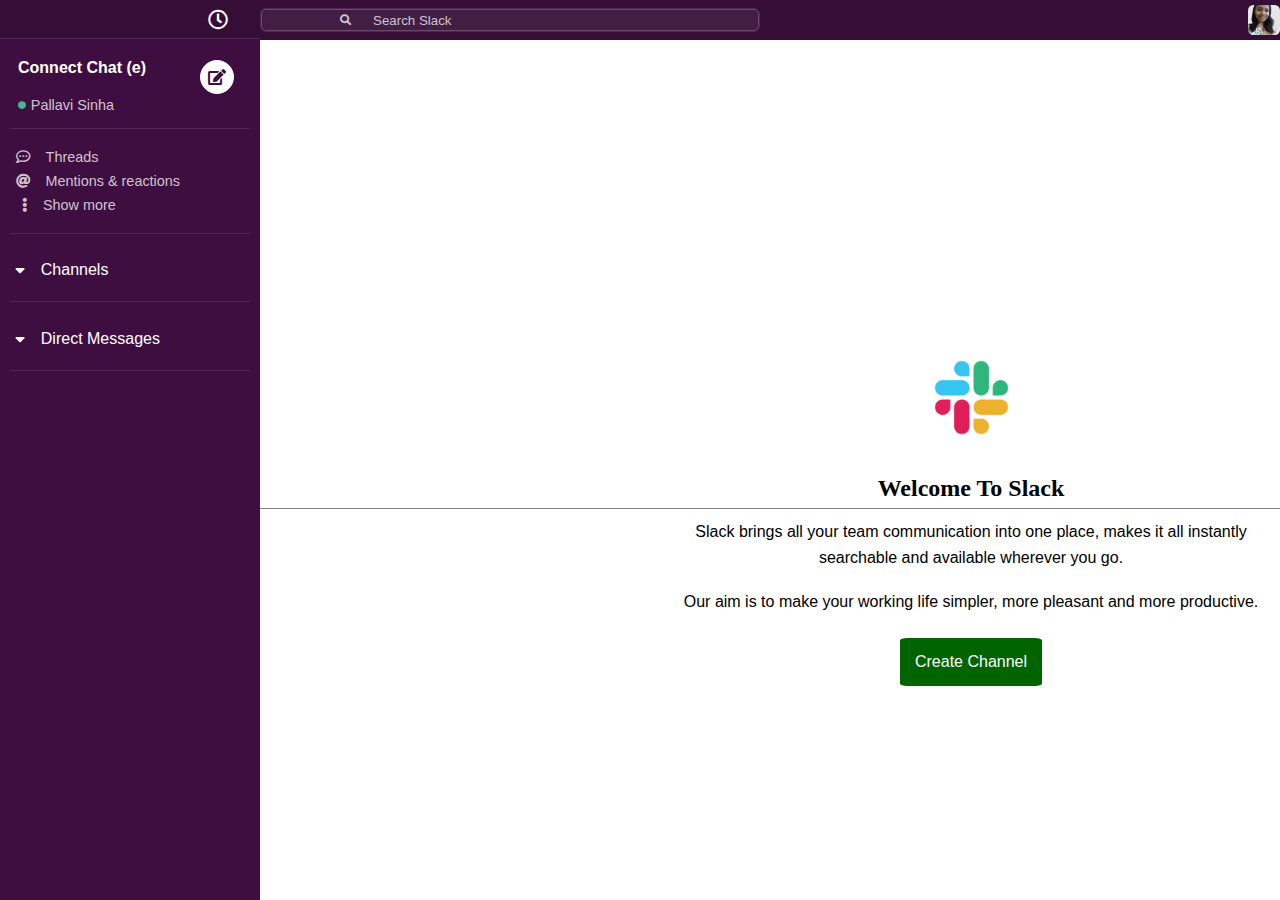
<file: index.html>
<!DOCTYPE html>
<html lang="en">
  <head>
    <meta charset="UTF-8" />
    <meta name="viewport" content="width=device-width, initial-scale=1.0" />
    <meta http-equiv="X-UA-Compatible" content="IE=edge" />
    <title>Slack Redesign</title>
    <link rel="stylesheet" href="css/all.css" />
    <link rel="stylesheet" href="style.css" />
  </head>

  <body>
    <div class="container">
      <header class="header">
        <nav class="nav">

          <div class="icons">
            <a href="#"><i class="far fa-clock"></i></a>
          </div>

          <form action="." class="search-bar">
            <i class="fas fa-search"></i>
            <input
              type="search"
              name="search"
              id="search"
              placeholder="Search Slack"
              class="search-bar-input"
            />
          </form>

          <div class="move-left">
            <a href="#"><i class="far fa-question-circle"></i></a>
          </div>

          
          <div class="feed">
              <a href="#"><img src="images/35822 - Pallavi Sinha.jpg" alt="User 2" /></a>
          </div>
        
        </nav>
      </header>
      <main class="main">
        <section class="sidebar">
          <article class="sidebar-1">
            <section class="sidebar-user">
              <div class="sidebar-user-info">
                <h4>Connect Chat (e)</h4>
              </div>
              <p class="sidebar-user-info-additional">
                <i class="fas fa-circle"></i>Pallavi Sinha
              </p>
              <span class="user-edit-icon"><i class="fas fa-edit"></i></span>
            </section>
            <section class="unread">
              <ul>
                <li>
                  <a href="#"><i class="far fa-comment-dots"></i>Threads</a>
                </li>
                <li>
                  <a href="#"><i class="fas fa-at"></i>Mentions & reactions</a>
                </li>
                <li class = "showMore">
                  <a href="#"><i class="fas fa-ellipsis-v"></i>Show more</a>
                </li>
              </ul>
            </section>
            <section class="channels">
              <h4 class="channels-header">
                <i class="fas fa-sort-down" id = "channelCaret" onclick="viewChannels()"></i>
                <div class = channeldropdown>
                  <button class = dropbtn onclick= "viewChannels()">Channels</button>
                </div>
              </h4>
              
              <ul id = "channelNames">
                <li>
                  <a href="randomChannel.html"><i class="fas fa-hashtag"></i>random</a>
                </li>
                <li>
                  <a href="generalChannel.html"><i class="fas fa-hashtag"></i>general</a>
                </li>
              </ul>
            
            </section>
            <section class="direct-messages">
              <h4 class="direct-messages-header">
                <i class="fas fa-sort-down" id = "usersCaret" onclick="viewUsers()"></i>
                <button class = dropbtn onclick= "viewUsers()">Direct Messages</button>
              </h4>
              <ul id = "users">
                <li>
                  <a href="#"><i class="fas fa-circle online"></i>Preety</a>
                </li>
                <li>
                  <a href="#">
                    <span class="make-white"
                      ><i class="fas fa-circle offline"></i>
                    </span>Isabel</a>
                </li>
              </ul>
            </section>
          </article> 
        </section>

        <section class = "space">
          <div class = item1></div>
          <div class = slackicon>
            <img src = "images/logo.png"></img>
          </div>
          <div class = item3>
            <h2 class = welcome>Welcome To Slack</h2>
            <h4 class = description1>Slack brings all your team communication into one place, makes it all instantly</h4>
            <h4 class = description1>searchable and available wherever you go.</h4>
            <h4 class = description2>Our aim is to make your working life simpler, more pleasant and more productive.</h4>
          </div>
          <div class = item4>
            <button class = createChannelButton onclick="redirectToAddChannel()">Create Channel</button>
          </div>
        </section>
      </main>
    </div>
    <script src = "script.js"></script>
  </body>
</html>
</file>
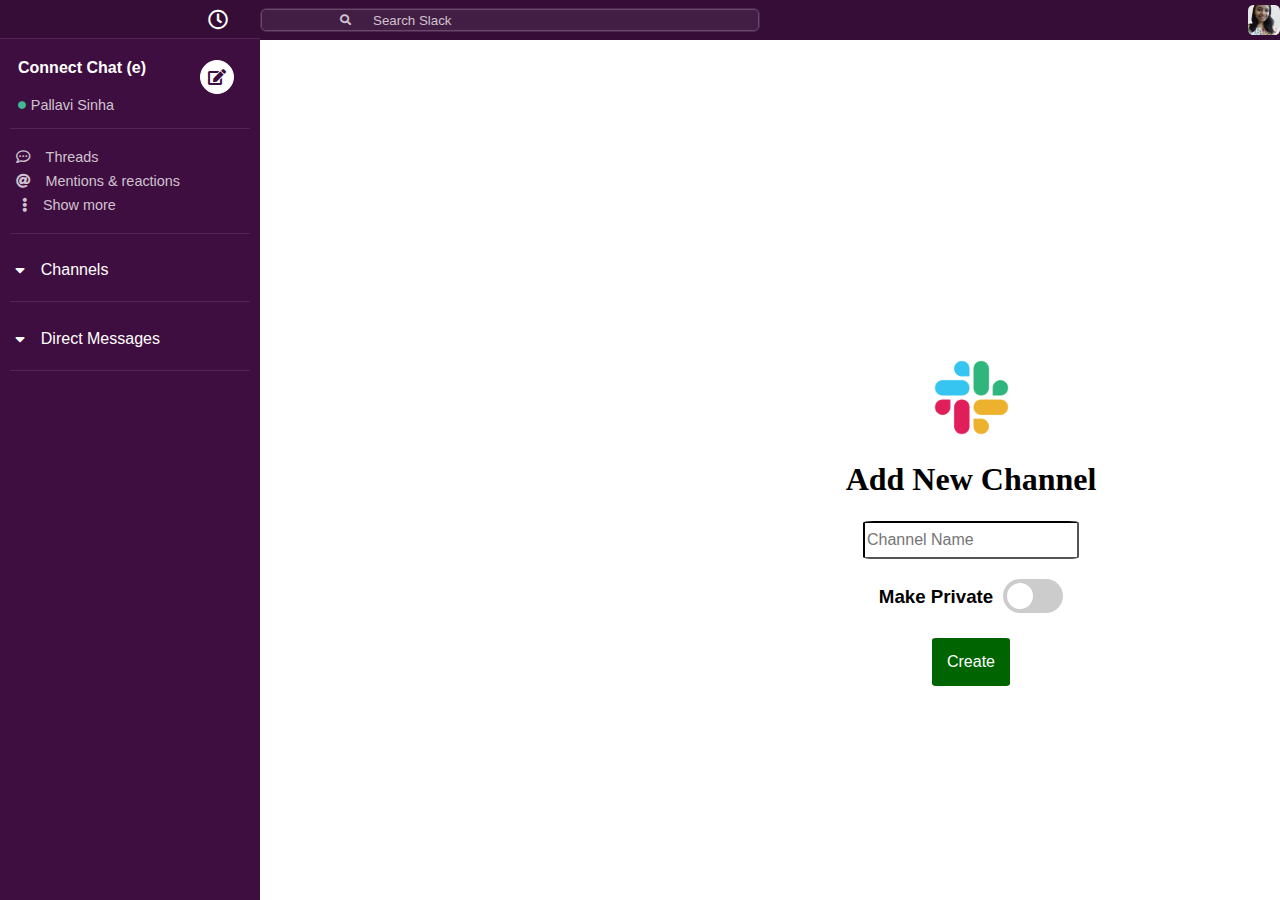
<file: addChannel.html>
<!DOCTYPE html>
<html lang="en">
  <head>
    <meta charset="UTF-8" />
    <meta name="viewport" content="width=device-width, initial-scale=1.0" />
    <meta http-equiv="X-UA-Compatible" content="IE=edge" />
    <title>Slack Design</title>
    <link rel="stylesheet" href="css/all.css" />
    <link rel="stylesheet" href="style.css" />
  </head>

  <body>
    <div class="container">
      <header class="header">
        <nav class="nav">

          <div class="icons">
            <a href="#"><i class="far fa-clock"></i></a>
          </div>

          <form action="." class="search-bar">
            <i class="fas fa-search"></i>
            <input
              type="search"
              name="search"
              id="search"
              placeholder="Search Slack"
              class="search-bar-input"
            />
          </form>

          <div class="move-left">
            <a href="#"><i class="far fa-question-circle"></i></a>
          </div>

          
          <div class="feed">
              <a href="#"><img src="images/35822 - Pallavi Sinha.jpg" alt="User 2" /></a>
          </div>
        
        </nav>
      </header>
      <main class="main">
        <section class="sidebar">
          <article class="sidebar-1">
            <section class="sidebar-user">
              <div class="sidebar-user-info">
                <h4>Connect Chat (e)</h4>
              </div>
              <p class="sidebar-user-info-additional">
                <i class="fas fa-circle"></i>Pallavi Sinha
              </p>
              <span class="user-edit-icon"><i class="fas fa-edit"></i></span>
            </section>
            <section class="unread">
              <ul>
                <li>
                  <a href="#"><i class="far fa-comment-dots"></i>Threads</a>
                </li>
                <li>
                  <a href="#"><i class="fas fa-at"></i>Mentions & reactions</a>
                </li>
                <li class = "showMore">
                  <a href="#"><i class="fas fa-ellipsis-v"></i>Show more</a>
                </li>
              </ul>
            </section>
            <section class="channels">
              <h4 class="channels-header">
                <i class="fas fa-sort-down" id = "channelCaret" onclick="viewChannels()"></i>
                <div class = channeldropdown>
                  <button class = dropbtn onclick= "viewChannels()">Channels</button>
                </div>
              </h4>
              
              <ul id = "channelNames">
                <li>
                  <a href="randomChannel.html"><i class="fas fa-hashtag"></i>random</a>
                </li>
                <li>
                  <a href="generalChannel.html"><i class="fas fa-hashtag"></i>general</a>
                </li>
              </ul>
            
            </section>
            <section class="direct-messages">
              <h4 class="direct-messages-header">
                <i class="fas fa-sort-down" id = "usersCaret" onclick="viewUsers()"></i>
                <button class = dropbtn onclick= "viewUsers()">Direct Messages</button>
              </h4>
              <ul id = "users">
                <li>
                  <a href="#"><i class="fas fa-circle online"></i>Preety</a>
                </li>
                <li>
                  <a href="#">
                    <span class="make-white"
                      ><i class="fas fa-circle offline"></i>
                    </span>Isabel</a>
                </li>
              </ul>
            </section>
          </article> 
        </section>

        <section class = "space">
          <div class = space1></div>
          <div class = slackicon>
            <img src = "images/logo.png"></img>
          </div>
          <div class = space3>
            <h1 class = newChannel>Add New Channel</h1>
            <input id = "userInput" type="text" placeholder="Channel Name" class = "channelInput" maxlength="15">
            <div id = "toggle">
                <div class = "toggleDescription">
                    <h3>Make Private</h3>
                </div>
                <div class = "privacy">
                    <label class="switch">
                        <input type="checkbox">
                        <span class="slider round"></span>
                    </label>
                </div>
            </div>
          </div>
          <div class = space4>
            <button class = createChannelButton onclick="addChannel()">Create</button>
          </div>
        </section>
      </main>
    </div>
    <script src = "script.js"></script>
  </body>
</html>
</file>
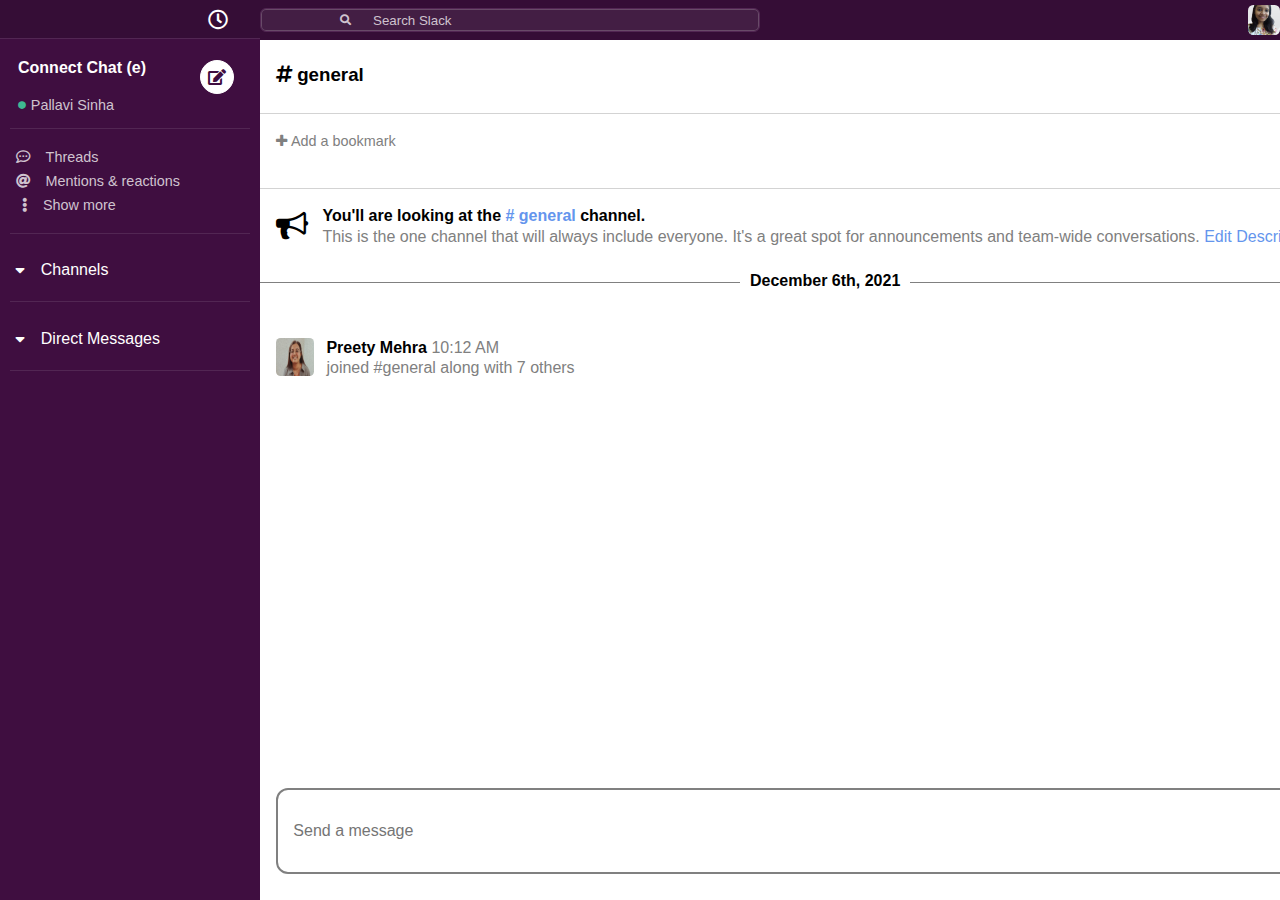
<file: generalChannel.html>
<!DOCTYPE html>
<html lang="en">
  <head>
    <meta charset="UTF-8" />
    <meta name="viewport" content="width=device-width, initial-scale=1.0" />
    <meta http-equiv="X-UA-Compatible" content="IE=edge" />
    <title>Slack Design</title>
    <link rel="stylesheet" href="css/all.css" />
    <link rel="stylesheet" href="style.css" />
    <link rel="stylesheet" href="https://cdnjs.cloudflare.com/ajax/libs/font-awesome/4.7.0/css/font-awesome.min.css">
  </head>

  <body>
    <div class="container">
      <header class="header">
        <nav class="nav">

          <div class="icons">
            <a href="#"><i class="far fa-clock"></i></a>
          </div>

          <form action="." class="search-bar">
            <i class="fas fa-search"></i>
            <input
              type="search"
              name="search"
              id="search"
              placeholder="Search Slack"
              class="search-bar-input"
            />
          </form>

          <div class="move-left">
            <a href="#"><i class="far fa-question-circle"></i></a>
          </div>

          
          <div class="feed">
              <a href="#"><img src="images/35822 - Pallavi Sinha.jpg" alt="User 2" /></a>
          </div>
        
        </nav>
      </header>
      <main class="main">
        <section class="sidebar">
          <article class="sidebar-1">
            <section class="sidebar-user">
              <div class="sidebar-user-info">
                <h4>Connect Chat (e)</h4>
              </div>
              <p class="sidebar-user-info-additional">
                <i class="fas fa-circle"></i>Pallavi Sinha
              </p>
              <span class="user-edit-icon"><i class="fas fa-edit"></i></span>
            </section>
            <section class="unread">
              <ul>
                <li>
                  <a href="#"><i class="far fa-comment-dots"></i>Threads</a>
                </li>
                <li>
                  <a href="#"><i class="fas fa-at"></i>Mentions & reactions</a>
                </li>
                <li class = "showMore">
                  <a href="#"><i class="fas fa-ellipsis-v"></i>Show more</a>
                </li>
              </ul>
            </section>
            <section class="channels">
              <h4 class="channels-header">
                <i class="fas fa-sort-down" id = "channelCaret" onclick="viewChannels()"></i>
                <div class = channeldropdown>
                  <button class = dropbtn onclick= "viewChannels()">Channels</button>
                </div>
              </h4>
              
              <ul id = "channelNames">
                <li>
                  <a href="randomChannel.html"><i class="fas fa-hashtag"></i>random</a>
                </li>
                <li>
                  <a href="generalChannel.html"><i class="fas fa-hashtag"></i>general</a>
                </li>
              </ul>
            
            </section>
            <section class="direct-messages">
              <h4 class="direct-messages-header">
                <i class="fas fa-sort-down" id = "usersCaret" onclick="viewUsers()"></i>
                <button class = dropbtn onclick= "viewUsers()">Direct Messages</button>
              </h4>
              <ul id = "users">
                <li>
                  <a href="#"><i class="fas fa-circle online"></i>Preety</a>
                </li>
                <li>
                  <a href="#">
                    <span class="make-white"
                      ><i class="fas fa-circle offline"></i>
                    </span>Isabel</a>
                </li>
              </ul>
            </section>
          </article> 
        </section>

        <section class = "randomSpace">
            <div class = "randomSpace1">
              <div class = "channelTitle">
                <h3><i class = "fas fa-hashtag"></i>&nbspgeneral</h3>
              </div>
              <div class = "bookmark">
                <div class="bookmarkContent"><i class="fa fa-plus"></i>&nbspAdd a bookmark</div>                
              </div>
              <div class = "channelDescription">
                <p class = "generalIntroduction">
                  <i class="fa fa-bullhorn"></i>
                  <span class = "channelIntro"><b id = "foundRandom">You'll are looking at the <a href = "#"># general</a> channel.</b>
                    <br>This is the one channel that will always include everyone. It's a great spot
                    for announcements and team-wide conversations. <a href = "#">Edit Description</a>
                  </span>
                  <h2><span class = "date">December 6th, 2021</span></h2>
                </p>
              </div>
            </div>
            <div class = "randomSpace2">
              <div class = "messageBox">
                <img class = "userImage" src = "images/Preety-Mehra-35817.jpeg" alt = "Preety Mehra">
                <span class = "channelStart">
                  <b id = "userName">&nbspPreety Mehra</b> 10:12 AM 
                  <br> &nbspjoined #general along with 7 others
                </span>
              </div>
              <div class = "messageInput">
                <input class = "inputBox"type = "text" placeholder="   Send a message">
                <i class =" fa fa-send"></i>
              </div>
            </div>

            
        </section>
      </main>
    </div>
    <script src = "script.js"></script>
  </body>
</html>
</file>
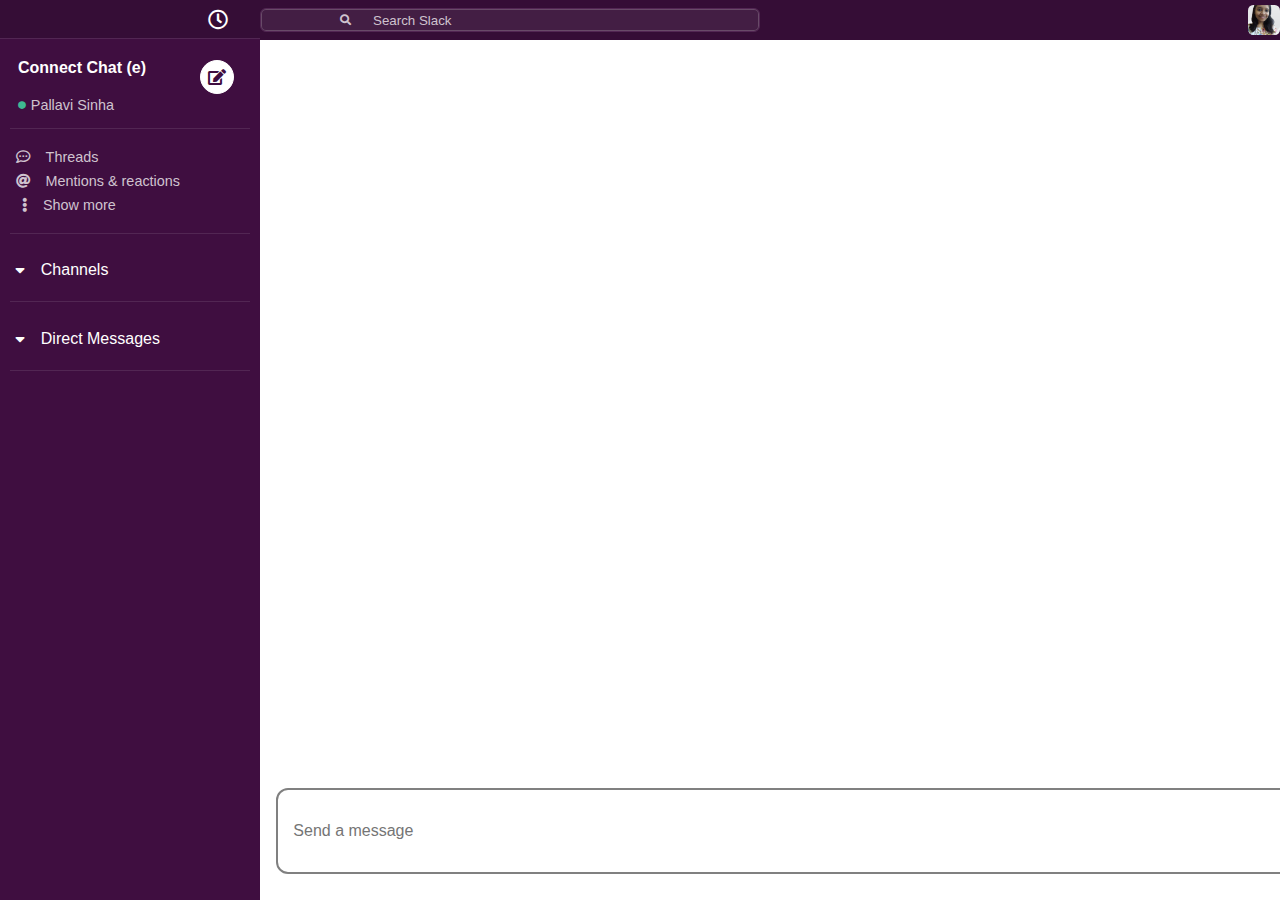
<file: newChannel.html>
<!DOCTYPE html>
<html lang="en">
  <head>
    <meta charset="UTF-8" />
    <meta name="viewport" content="width=device-width, initial-scale=1.0" />
    <meta http-equiv="X-UA-Compatible" content="IE=edge" />
    <title>Slack Design</title>
    <link rel="stylesheet" href="css/all.css" />
    <link rel="stylesheet" href="style.css" />
    <link rel="stylesheet" href="https://cdnjs.cloudflare.com/ajax/libs/font-awesome/4.7.0/css/font-awesome.min.css">
  </head>

  <body>
    <div class="container">
      <header class="header">
        <nav class="nav">

          <div class="icons">
            <a href="#"><i class="far fa-clock"></i></a>
          </div>

          <form action="." class="search-bar">
            <i class="fas fa-search"></i>
            <input
              type="search"
              name="search"
              id="search"
              placeholder="Search Slack"
              class="search-bar-input"
            />
          </form>

          <div class="move-left">
            <a href="#"><i class="far fa-question-circle"></i></a>
          </div>

          
          <div class="feed">
              <a href="#"><img src="images/35822 - Pallavi Sinha.jpg" alt="User 2" /></a>
          </div>
        
        </nav>
      </header>
      <main class="main">
        <section class="sidebar">
          <article class="sidebar-1">
            <section class="sidebar-user">
              <div class="sidebar-user-info">
                <h4>Connect Chat (e)</h4>
              </div>
              <p class="sidebar-user-info-additional">
                <i class="fas fa-circle"></i>Pallavi Sinha
              </p>
              <span class="user-edit-icon"><i class="fas fa-edit"></i></span>
            </section>
            <section class="unread">
              <ul>
                <li>
                  <a href="#"><i class="far fa-comment-dots"></i>Threads</a>
                </li>
                <li>
                  <a href="#"><i class="fas fa-at"></i>Mentions & reactions</a>
                </li>
                <li class = "showMore">
                  <a href="#"><i class="fas fa-ellipsis-v"></i>Show more</a>
                </li>
              </ul>
            </section>
            <section class="channels">
              <h4 class="channels-header">
                <i class="fas fa-sort-down" id = "channelCaret" onclick="viewChannels()"></i>
                <div class = channeldropdown>
                  <button class = dropbtn onclick= "viewChannels()">Channels</button>
                </div>
              </h4>
              
              <ul id = "channelNames">
                <li>
                  <a href="randomChannel.html"><i class="fas fa-hashtag"></i>random</a>
                </li>
                <li>
                  <a href="generalChannel.html"><i class="fas fa-hashtag"></i>general</a>
                </li>
              </ul>
            
            </section>
            <section class="direct-messages">
              <h4 class="direct-messages-header">
                <i class="fas fa-sort-down" id = "usersCaret" onclick="viewUsers()"></i>
                <button class = dropbtn onclick= "viewUsers()">Direct Messages</button>
              </h4>
              <ul id = "users">
                <li>
                  <a href="#"><i class="fas fa-circle online"></i>Preety</a>
                </li>
                <li>
                  <a href="#">
                    <span class="make-white"
                      ><i class="fas fa-circle offline"></i>
                    </span>Isabel</a>
                </li>
              </ul>
            </section>
          </article> 
        </section>

        <section class = "randomSpace">
            <div class = "randomSpace1"></div>
            <div class = "randomSpace2">
              <div class = "messageInput">
                <input class = "inputBox"type = "text" placeholder="   Send a message">
                <i class =" fa fa-send"></i>
              </div>
            </div>
        </section>
      </main>
    </div>
    <script src = "script.js"></script>
  </body>
</html>
</file>
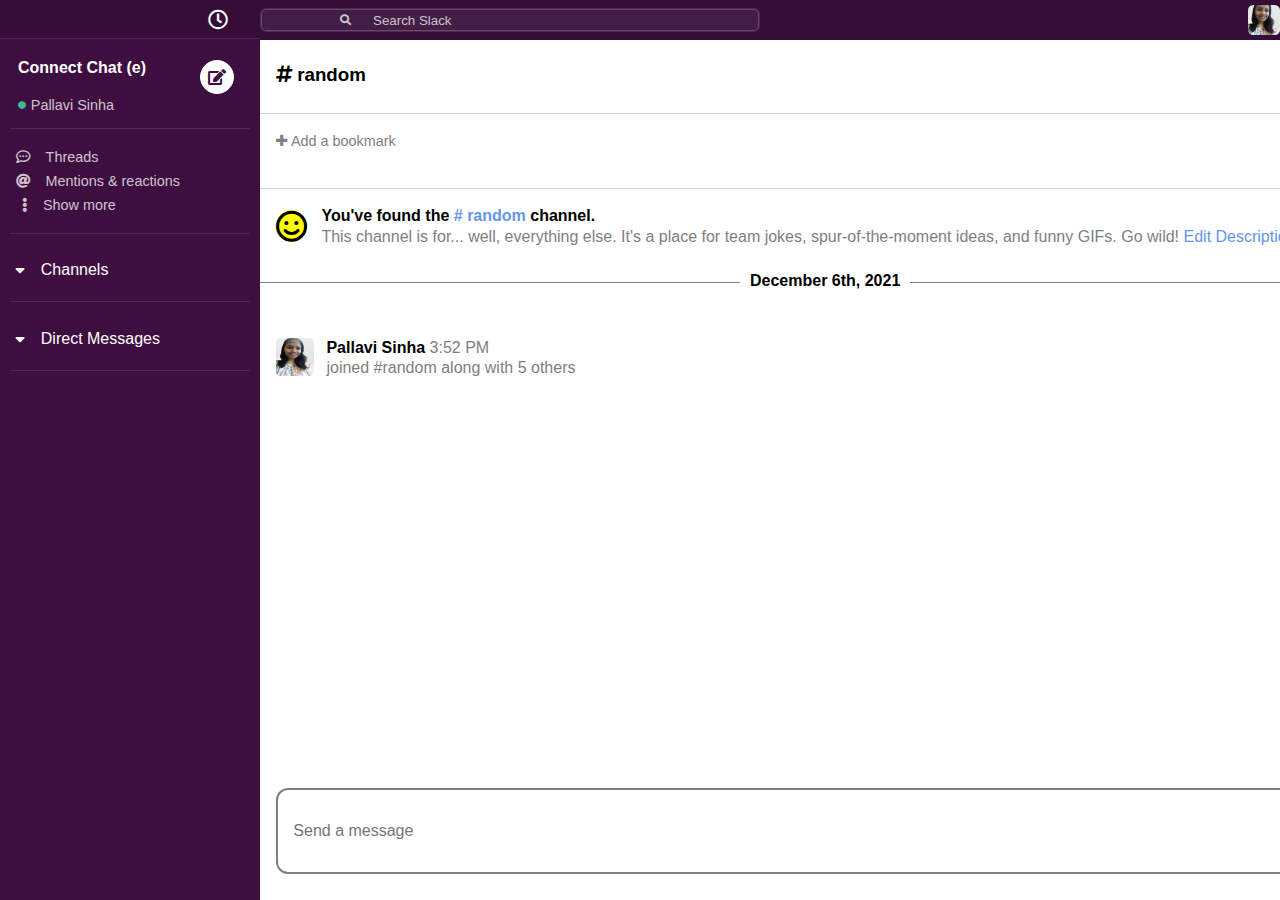
<file: randomChannel.html>
<!DOCTYPE html>
<html lang="en">
  <head>
    <meta charset="UTF-8" />
    <meta name="viewport" content="width=device-width, initial-scale=1.0" />
    <meta http-equiv="X-UA-Compatible" content="IE=edge" />
    <title>Slack Design</title>
    <link rel="stylesheet" href="css/all.css" />
    <link rel="stylesheet" href="style.css" />
    <link rel="stylesheet" href="https://cdnjs.cloudflare.com/ajax/libs/font-awesome/4.7.0/css/font-awesome.min.css">
  </head>

  <body>
    <div class="container">
      <header class="header">
        <nav class="nav">

          <div class="icons">
            <a href="#"><i class="far fa-clock"></i></a>
          </div>

          <form action="." class="search-bar">
            <i class="fas fa-search"></i>
            <input
              type="search"
              name="search"
              id="search"
              placeholder="Search Slack"
              class="search-bar-input"
            />
          </form>

          <div class="move-left">
            <a href="#"><i class="far fa-question-circle"></i></a>
          </div>

          
          <div class="feed">
              <a href="#"><img src="images/35822 - Pallavi Sinha.jpg" alt="User 2" /></a>
          </div>
        
        </nav>
      </header>
      <main class="main">
        <section class="sidebar">
          <article class="sidebar-1">
            <section class="sidebar-user">
              <div class="sidebar-user-info">
                <h4>Connect Chat (e)</h4>
              </div>
              <p class="sidebar-user-info-additional">
                <i class="fas fa-circle"></i>Pallavi Sinha
              </p>
              <span class="user-edit-icon"><i class="fas fa-edit"></i></span>
            </section>
            <section class="unread">
              <ul>
                <li>
                  <a href="#"><i class="far fa-comment-dots"></i>Threads</a>
                </li>
                <li>
                  <a href="#"><i class="fas fa-at"></i>Mentions & reactions</a>
                </li>
                <li class = "showMore">
                  <a href="#"><i class="fas fa-ellipsis-v"></i>Show more</a>
                </li>
              </ul>
            </section>
            <section class="channels">
              <h4 class="channels-header">
                <i class="fas fa-sort-down" id = "channelCaret" onclick="viewChannels()"></i>
                <div class = channeldropdown>
                  <button class = dropbtn onclick= "viewChannels()">Channels</button>
                </div>
              </h4>
              
              <ul id = "channelNames">
                <li>
                  <a href="randomChannel.html"><i class="fas fa-hashtag"></i>random</a>
                </li>
                <li>
                  <a href="generalChannel.html"><i class="fas fa-hashtag"></i>general</a>
                </li>
              </ul>
            
            </section>
            <section class="direct-messages">
              <h4 class="direct-messages-header">
                <i class="fas fa-sort-down" id = "usersCaret" onclick="viewUsers()"></i>
                <button class = dropbtn onclick= "viewUsers()">Direct Messages</button>
              </h4>
              <ul id = "users">
                <li>
                  <a href="#"><i class="fas fa-circle online"></i>Preety</a>
                </li>
                <li>
                  <a href="#">
                    <span class="make-white"
                      ><i class="fas fa-circle offline"></i>
                    </span>Isabel</a>
                </li>
              </ul>
            </section>
          </article> 
        </section>

        <section class = "randomSpace">
            <div class = "randomSpace1">
              <div class = "channelTitle">
                <h3><i class = "fas fa-hashtag"></i>&nbsprandom</h3>
              </div>
              <div class = "bookmark">
                <div class="bookmarkContent"><i class="fa fa-plus"></i>&nbspAdd a bookmark</div>                
              </div>
              <div class = "channelDescription">
                <p class = "introduction">
                  <i class = "far fa-smile"></i>
                  <span class = "channelIntro"><b id = "foundRandom">You've found the <a href = "#"># random</a> channel.</b>
                    <br>This channel is for... well, everything else. It's a place for team jokes, spur-of-the-moment ideas, 
                    and funny GIFs. Go wild! <a href = "#">Edit Description</a>
                  </span>
                  <h2><span class = "date">December 6th, 2021</span></h2>
                </p>
              </div>
            </div>
            <div class = "randomSpace2">
              <div class = "messageBox">
                <img class = "userImage" src = "images/35822 - Pallavi Sinha.jpg" alt = "Pallavi Sinha">
                <span class = "channelStart">
                  <b id = "userName">&nbspPallavi Sinha</b> 3:52 PM 
                  <br> &nbspjoined #random along with 5 others
                </span>
              </div>
              <div class = "messageInput">
                <input class = "inputBox"type = "text" placeholder="   Send a message">
                <i class =" fa fa-send"></i>
              </div>
            </div>

            
        </section>
      </main>
    </div>
    <script src = "script.js"></script>
  </body>
</html>
</file>
<file: style.css>
html {
    line-height: 1;
    position: relative;
    height: 100%;
    font-size: 1rem;
    font-family: Lato, sans-serif;
    --slack-green: #3eb991;
    --slack-background: #350d36;
    --slack-other-bckground: #3f0e40;
    --slack-white: #cfc3cf;
    --slack-border-color: rgb(82, 38, 83);
    --slack-main-white: #ffffff;
  }


  body {
    margin: 0;
    font-family: Lato, -apple-system, BlinkMacSystemFont, "Segoe UI", "Roboto",
      "Oxygen", "Ubuntu", "Cantarell", "Fira Sans", "Droid Sans", "Helvetica Neue",
      sans-serif;
    -webkit-font-smoothing: antialiased;
    -moz-osx-font-smoothing: grayscale;
    height: 100%;
    width: 100%;
    text-align: justify;
    overflow: hidden;
  }

.container {
  height: 100vh;
  width: 100vw;
  display: grid;
  grid-template-columns: 1fr;
  grid-template-rows: 2.375rem 1fr;
}

 article {
    display: block;
  }

 main {
    display: block;
  }

 section {
    display: block;
  }

/* Header and navigation */
.header {
    grid-row: 1 / 2;
    width: 100%;
  }
  
  .nav {
    width: 100%;
    background: var(--slack-background);
    display: flex;
    align-items: center;
    box-shadow: 0 1px 0 0 rgba(255, 255, 255, 0.1);
    padding: 0.5rem;
  }

  .nav .icons {
    display: flex;
    align-items: center;
    margin-left: 12.5rem;
  }

  .nav .icons a {
    margin-right: 2rem;
    font-size: 1.25rem;
    color: var(--slack-main-white);
  }
  
  .nav .search-bar {
    display: flex;
    align-items: center;
    position: relative;
  }

  .search-bar-input {
    width: 31.25rem;
    height: 1.5rem;
    border: 0.1rem solid var(--slack-border-color);
    border-radius: 0.375rem;
    background-color: rgb(67, 30, 68);
    padding-left: calc(30rem - 23rem);
    box-shadow: inset 0 0 0 1px rgb(104, 74, 104);
    transition: all 0.5s ease-out;
  }
  .search-bar-input:focus {
    background-color: var(--slack-background);
    color: var(--slack-white);
  }
  .search-bar-input::placeholder {
    color: var(--slack-white);
  }
  .search-bar i {
    position: absolute;
    font-size: 0.7rem;
    left: 5rem;
    color: var(--slack-white);
  }
  .nav .move-left {
    margin-left: 53rem;
    margin-right: 3rem;
    display: flex;
    align-items: center;
  }
  .nav .move-left i {
    font-size: 1.125rem;
    color: var(--slack-main-white);
  }
  
  
  .feed img {
    position: absolute;
    margin-top: 5px;
    top: 0%;
    right: 0%;
    width: 32px;
    height: 30px;
    object-fit: cover;
    border-radius: 0.325rem;
  }

/* main */
.main {
    grid-row: 2 / -1;
    display: grid;
    grid-template-columns: 16.25rem 2fr;
    overflow: hidden;
  }
 
  /* fixed sidebar */
  
 .sidebar {
    border-top: 0.1rem solid var(--slack-border-color);
    grid-column: 1 / 2;
    height: 100vh;
    background-color: var(--slack-other-bckground);
  }
  

  /* second left-sidebar */
.sidebar-1 {
    margin: 10px;
  }

  .sidebar-1 section{
    border-bottom: 0.1rem solid var(--slack-border-color);
  }
  .sidebar-user {
    color: var(--slack-main-white);
    position: relative;
  }
  .sidebar-user-info {
    margin: 1rem 0 0rem 0.5rem;
    font-weight: bold;
  }
  .sidebar-user-info h4 {
    font-size: 1rem;
    margin-right: 0.5rem;
  }
  .sidebar-user-info i {
    font-size: 0.5rem;
  }
  .sidebar-user-info-additional {
    display: flex;
    align-items: center;
    margin-left: 0.5rem;
    margin-bottom: 1rem;
    font-size: 0.9rem;
    color: var(--slack-white);
  }
  .sidebar-user-info-additional i {
    color: var(--slack-green);
    font-size: 0.5rem;
    padding-right: 0.3rem;
  }
  .user-edit-icon {
    position: absolute;
    top: 0;
    right: 1rem;
    width: 2rem;
    height: 2rem;
    border: 0.1rem solid var(--slack-main-white);
    border-radius: 50%;
    display: flex;
    justify-content: center;
    align-items: center;
    background-color: var(--slack-main-white);
  }
  .user-edit-icon i {
    color: var(--slack-other-bckground);
  }

 
 /* Threads */

  .unread ul {
    margin-left: 0.1rem;
    margin-bottom: 1rem;
    padding: 0;
    justify-content: left;
  }
  .unread li {
    padding: 0.25rem 0rem 0.25rem 0.25rem;
    
  }
  .unread ul a {
    text-decoration: none;
    color: var(--slack-white);
    font-size: 0.9rem;
  }
  .unread ul i {
    margin-right: 1rem;
  }

 ul {
    list-style: none;
  }

  .showMore{
    margin-left: 0.4rem;
    margin-right: 0.2rem;
  }

  /* Channels */

  .channels-header {
    display: flex;
    align-items: center;
    color: var(--slack-main-white);
    margin-top: 0.7rem;
  }
  .channels-header i {
    cursor: pointer;
    margin-right: 0rem;
    margin-top: 00.6rem;
    margin-left: 0.3rem;
  }

  .channels ul {
    display: none;
    margin-left: 2rem;
    margin-bottom: 1rem;
    padding: 0;
  }
  .channels li {
    padding: 0.25rem;
  }
  .channels ul a {
    text-decoration: none;
    color: var(--slack-white);
    font-size: 0.9rem;
    display: flex;
    align-items: center;
  }
  .channels ul i {
    margin-right: 1rem;
  }
  .channels .make-white {
    color: var(--slack-main-white);
  }


  /* Direct Mesaages */

  .direct-messages-header {
    display: flex;
    align-items: center;
    color: var(--slack-main-white);
    margin-top: 0.7rem;
  }
  .direct-messages-header i {
    cursor: pointer;
    margin-top: 0.6rem;
    margin-right: 0rem;
    margin-left: 0.3rem;
  }
  .direct-messages ul {
    display: none;
    margin-left: 2rem;
    margin-bottom: 1rem;
    padding: 0;
  }
  .direct-messages li {
    display: flex;
    align-items: center;
    padding: 0.25rem;
  }
  .direct-messages ul a {
    text-decoration: none;
    color: var(--slack-white);
    font-size: 0.9rem;
    display: flex;
    align-items: center;
  }
  .direct-messages ul i {
    margin-right: 1rem;
  }
  .direct-messages .online{
    color: var(--slack-green);
    font-size: 0.8rem;
  }
  .direct-messages .offline{
    color: var(--slack-main-white);
    font-size: 0.8rem;
  }


 /* Content */
  
  .space{
    text-align: center;
    grid-column: 2/2;
    display:grid;
    grid-template-rows: 200px 200px 200px 200px;
    
  }
  
  .slackicon{
    justify-content: center;
    align-self:flex-end;
  }
  
  .welcome{
    line-height: 40px;
    font-family: Georgia, 'Times New Roman', Times, serif;
  }
  
  
  .description1{
    margin-top: 0px;
    line-height: 5px;
    font-weight: 300;
  }
  
  .description2{
    line-height: 40px;
    font-weight: 300;
  }
  
  .slackicon img{
    height: 75px;
    width: 75px
  }
  
  .createChannelButton {
    background-color: darkgreen;
    border: none;
    color: white;
    padding: 15px 15px;
    text-align: center;
    text-decoration: none;
    display: inline-block;
    font-size: 16px;
    border-radius: 5%;
    cursor: pointer;
  }

  .createChannelButton:hover{
    background-color: #4CAF50;
  }


  .dropbtn {
    background-color: var(--slack-other-bckground);
    color: white;
    padding: 16px 16px 1px 16px;
    font-size: 16px;
    border: none;
    cursor: pointer;
  }
  /*Add new Channel*/
  
  .newChannel{
    line-height: 40px;
    font-family: Georgia, 'Times New Roman', Times, serif;
  }

  .channelInput{
    height: 2rem;
    width: 13rem;
    justify-content: center;
    border-radius: 5%;
    font-size: 1rem;
    border-color: black
  }

  .toggleDescription{
    margin-top: 10px;
    margin-right: 10px;
  }

  /*toggle button*/
  .switch {
    margin-top: 20px;
    position: relative;
    display: inline-block;
    width: 60px;
    height: 34px;
  }
  
  .switch input { 
    opacity: 0;
    width: 0;
    height: 0;
  }
  
  .slider {
    position: absolute;
    cursor: pointer;
    top: 0;
    left: 0;
    right: 0;
    bottom: 0;
    background-color: #ccc;
    -webkit-transition: .4s;
    transition: .4s;
  }
  
  .slider:before {
    position: absolute;
    content: "";
    height: 26px;
    width: 26px;
    left: 4px;
    bottom: 4px;
    background-color: white;
    -webkit-transition: .4s;
    transition: .4s;
  }
  
  input:checked + .slider {
    background-color: #2196F3;
  }
  
  input:focus + .slider {
    box-shadow: 0 0 1px #2196F3;
  }
  
  input:checked + .slider:before {
    -webkit-transform: translateX(26px);
    -ms-transform: translateX(26px);
    transform: translateX(26px);
  }
  
  /* Rounded sliders */
  .slider.round {
    border-radius: 34px;
  }
  
  .slider.round:before {
    border-radius: 50%;
  }

  #toggle{
    display: flex;
    justify-content: center;
  }
  /*Random Space*/

  .randomSpace{
    grid-column: 2/2;
    height: 100vh;
    display: grid;
    grid-template-columns: 1fr;
    grid-template-rows: 1fr 2fr;
  }

  .randomSpace1{
    grid-row : 1/2;
    height: 100%;
    width: 100%;
    display: grid;
    grid-template-columns: 1fr;
    grid-template-rows: 1fr 1fr 2fr;
  }

  .randomSpace2{
    grid-row : 2/2;
    height: 150%;
    width : 100%;
    display: grid;
    grid-template-columns: 1fr;
    grid-template-rows: 1fr 1fr;
  }

  .channelTitle{
    grid-column: 1;
    grid-row : 1/3;
    margin-left: 1rem;
    margin-top: 8px;
  }

  .bookmark{
    grid-column: 1;
    grid-row: 2/3;
    border-top: 0.1rem solid lightgray;
    
  }

  .bookmarkContent{
    margin-top: 20px;
    margin-left: 1rem;
    color: gray;
    font-size: 0.9rem;
  }

  .channelDescription{
    grid-column: 1;
    grid-row: 3/3;
    border-top: 0.1rem solid lightgray;
  }

  .introduction{
    margin-left: 1rem;
    display: flex;
    align-items: center;
  }

  .introduction i{
    background-color: yellow;
    border-radius: 50%;
    font-size: 2rem;
    margin-right: 0.9rem;
  }

  .channelIntro{
    line-height: 21px;
    color: gray;
  }

  #foundRandom{
    color: black;
  }

  .channelIntro a{
    text-decoration: none;
    color: cornflowerblue;
  }

  .messageBox{
    grid-column: 1;
    grid-row: 1/2;
    margin-left: 1rem;
    display: flex;
    line-height: 20px;
    color: gray;
  }

  #userName{
    color: black;
  }
  .messageBox img{
    width: 38px;
    height: 38px;
    border-radius: 12%;
    margin-right: 0.5rem;
  }

  .messageInput{
    grid-column: 1;
    grid-row: 2/2;
  }

  .inputBox{
    height: 5rem;
    width: 66rem;
    margin-left: 1rem;
    margin-bottom: 2rem;
    border-radius: 12px;
    border: 2px solid gray;
    font-size: 1rem;
  }


 .messageInput i{
   font-size: 30px;
   margin-left: 1rem;
 }

 h2 {
    width: 100%; 
    border-bottom: 0.1px solid gray; 
    line-height: 0.1em;
    margin: 30px 0 20px;
 }

 .date{
    background:#fff; 
    padding:0 10px; 
    margin-left: 30rem;
    font-size:medium;
 }

 /*general space*/

 .generalIntroduction{
  margin-left: 1rem;
  display: flex;
  align-items: center;
 }

 .generalIntroduction i{
  border-radius: 50%;
  font-size: 2rem;
  margin-right: 0.9rem;
 }
</file>
